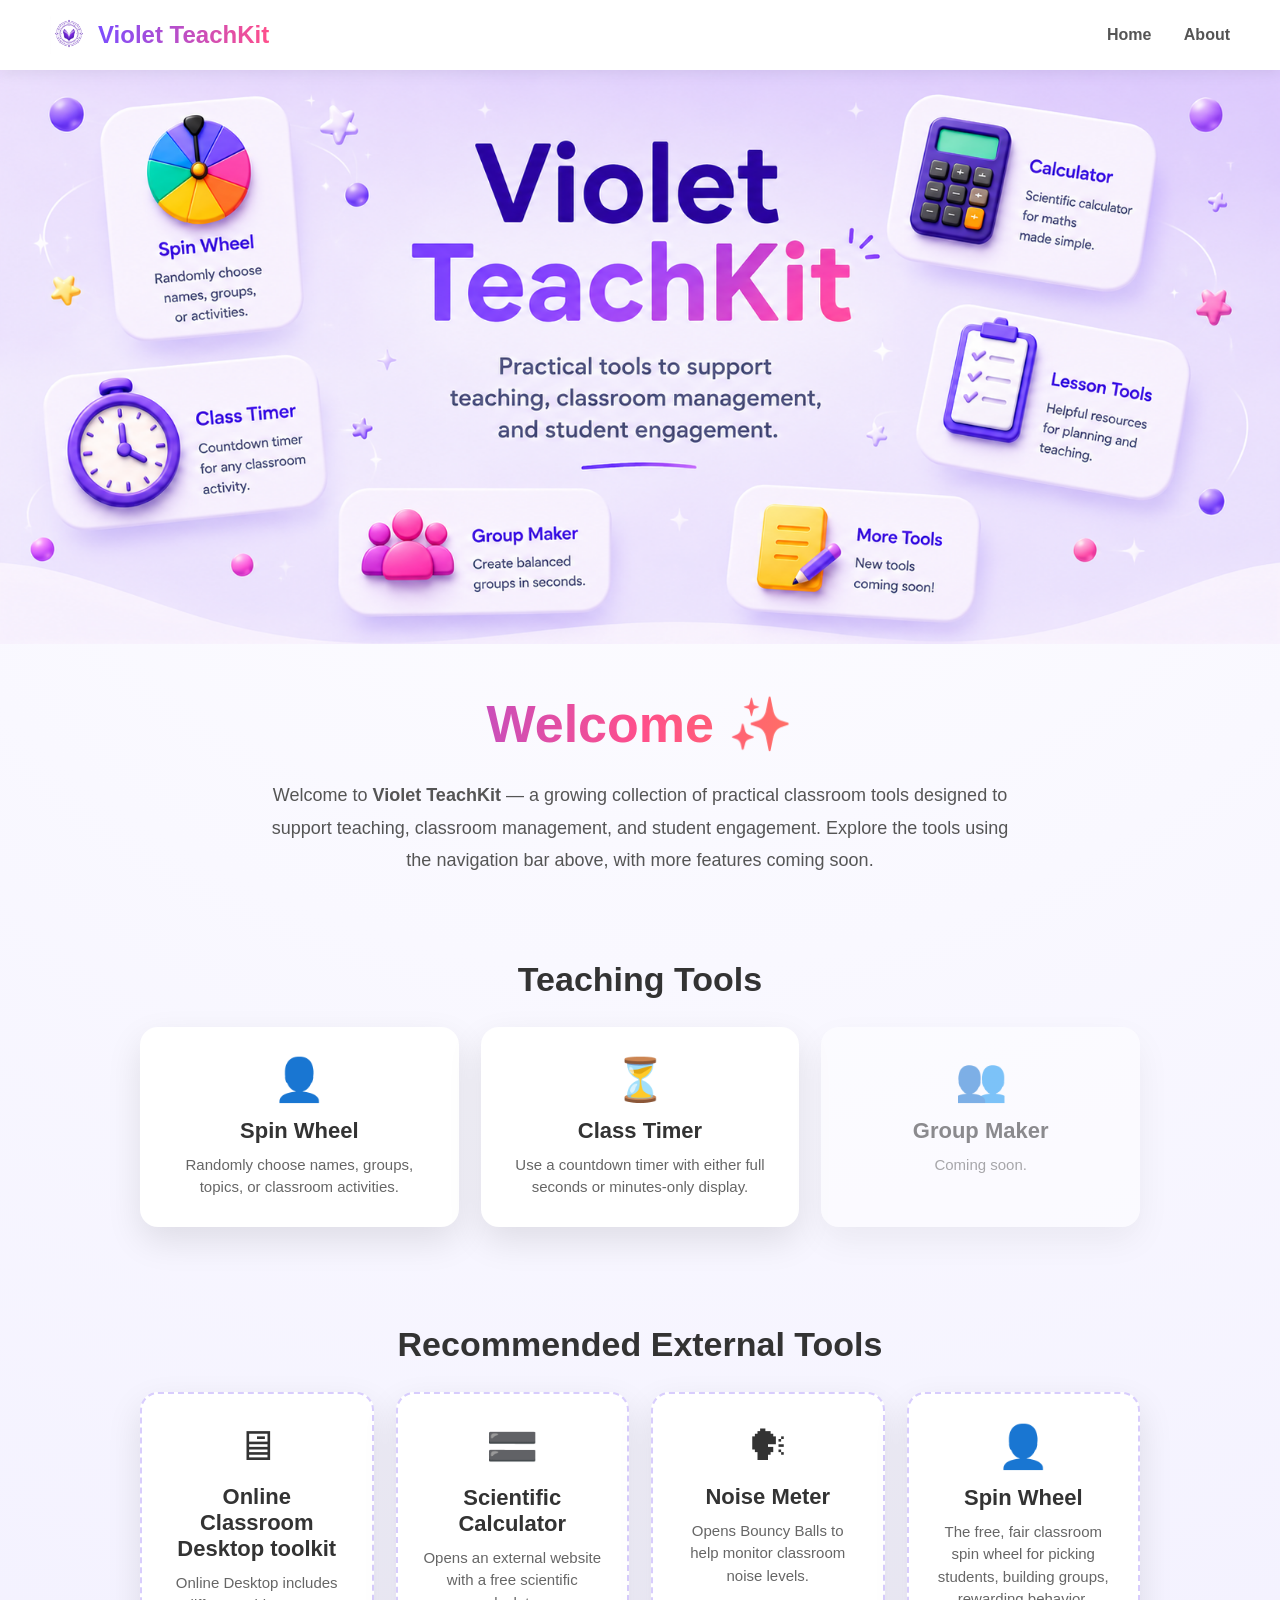
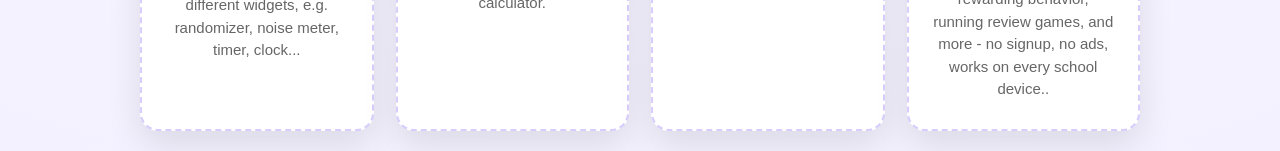
<file: index.html>
<!DOCTYPE html>
<html lang="en">
<head>
    <!-- Google tag (gtag.js) -->
    <script async src="https://www.googletagmanager.com/gtag/js?id=G-65PE61T65M"></script>
    <script>
    window.dataLayer = window.dataLayer || [];
    function gtag(){dataLayer.push(arguments);}
    gtag('js', new Date());

    gtag('config', 'G-65PE61T65M');
    </script>

    <meta charset="UTF-8">
    <meta name="viewport" content="width=device-width, initial-scale=1.0">
    <title>Violet TeachKit | Free Classroom Tools for Teachers</title>
    <meta name="description"
          content="Free classroom tools for teachers, including a spin wheel, 
          class timer, and more. Designed to support classroom management and student 
          engagement.">

    <meta name="keywords"
          content="teacher tools, classroom tools, spin wheel, classroom timer, 
          education, Violet TeachKit">
    <link rel="icon" type="image/png" href="/assets/images/favicon.png">
    <link rel="canonical" href="https://violet-teachkit.pages.dev/">
    <link rel="stylesheet" href="/css/style.css">
    <!-- <link rel="stylesheet" href="/assets/css/variables.css"> -->
    <link rel="stylesheet" href="/css/global.css">
    <link rel="stylesheet" href="/css/navbar.css">
    <link rel="stylesheet" href="/css/homepage.css">
    <link rel="stylesheet" href="/css/animations.css">
    <meta name="viewport" content="width=device-width, initial-scale=1.0">
</head>

<body>

<nav class="navbar">
    <div class="logo-group">
        <img src="/assets/images/favicon-transbackground.png" alt="Logo" class="logo-icon">
        <div class="logo">Violet TeachKit</div>
    </div>

    <div class="nav-links">
        <a href="/index.html">Home</a>
        <!-- <a href="/tools/wheel.html">Spin Wheel</a>
        <a href="/tools/timer.html">Class Timer</a> -->
        <a href="/about.html">About</a>
    </div>
</nav>

<main class="home-page">
    <img
        src="/assets/images/violet-teachkit-homepage-cover.png"
        alt="Violet TeachKit Cover"
        class="homepage-cover">

    <div class="hero">
        <h1>Welcome ✨</h1>
        <p>
            Welcome to <strong>Violet TeachKit</strong> — 
            a growing collection of practical classroom tools
            designed to support teaching, classroom management, and student engagement.
            Explore the tools using the navigation bar above, 
            with more features coming soon.
        </p>
    </div>

    <section class="tools-section">
        <h2>Teaching Tools</h2>

        <div class="tools-grid">
            <a href="/tools/wheel.html" class="tool-card">
                <div class="tool-icon">👤</div>
                <h3>Spin Wheel</h3>
                <p>Randomly choose names, groups, topics, or classroom activities.</p>
            </a>

            <a href="/tools/timer.html" class="tool-card">
                <div class="tool-icon">⏳</div>
                <h3>Class Timer</h3>
                <p>Use a countdown timer with either full seconds 
                    or minutes-only display.</p>
            </a>

            <div class="tool-card coming-soon">
                <div class="tool-icon">👥</div>
                <h3>Group Maker</h3>
                <p>Coming soon.</p>
            </div>
        </div>
    </section>

    <section class="tools-section">
        <h2>Recommended External Tools</h2>
        <div class="tools-grid">

            <a href="https://classroomscreen.com/"
            target="_blank"
            rel="noopener noreferrer"
            class="tool-card external-tool">
                <div class="tool-icon">🖥</div>
                <h3>Online Classroom Desktop toolkit</h3>
                <p>Online Desktop includes different widgets, 
                    e.g. randomizer, noise meter, timer, clock...</p>
            </a>

            <a href="https://scientificcalculator.dev/"
            target="_blank"
            rel="noopener noreferrer"
            class="tool-card external-tool">
                <div class="tool-icon">🟰</div>
                <h3>Scientific Calculator</h3>
                <p>Opens an external website with a free scientific calculator.</p>
            </a>

            <a href="https://bouncyballs.org/"
            target="_blank"
            rel="noopener noreferrer"
            class="tool-card external-tool">
                <div class="tool-icon">🗣</div>
                <h3>Noise Meter</h3>
                <p>Opens Bouncy Balls to help monitor classroom noise levels.</p>
            </a>

            <a href="https://spin-wheel.org/"
            target="_blank"
            rel="noopener noreferrer"
            class="tool-card external-tool">
                <div class="tool-icon">👤</div>
                <h3>Spin Wheel</h3>
                <p>The free, fair classroom spin wheel for picking students, building 
                    groups, rewarding behavior, running review games, and more 
                    - no signup, no ads, works on every school device..</p>
            </a>

        </div>
    </section>
</main>

</body>
</html>
</file>
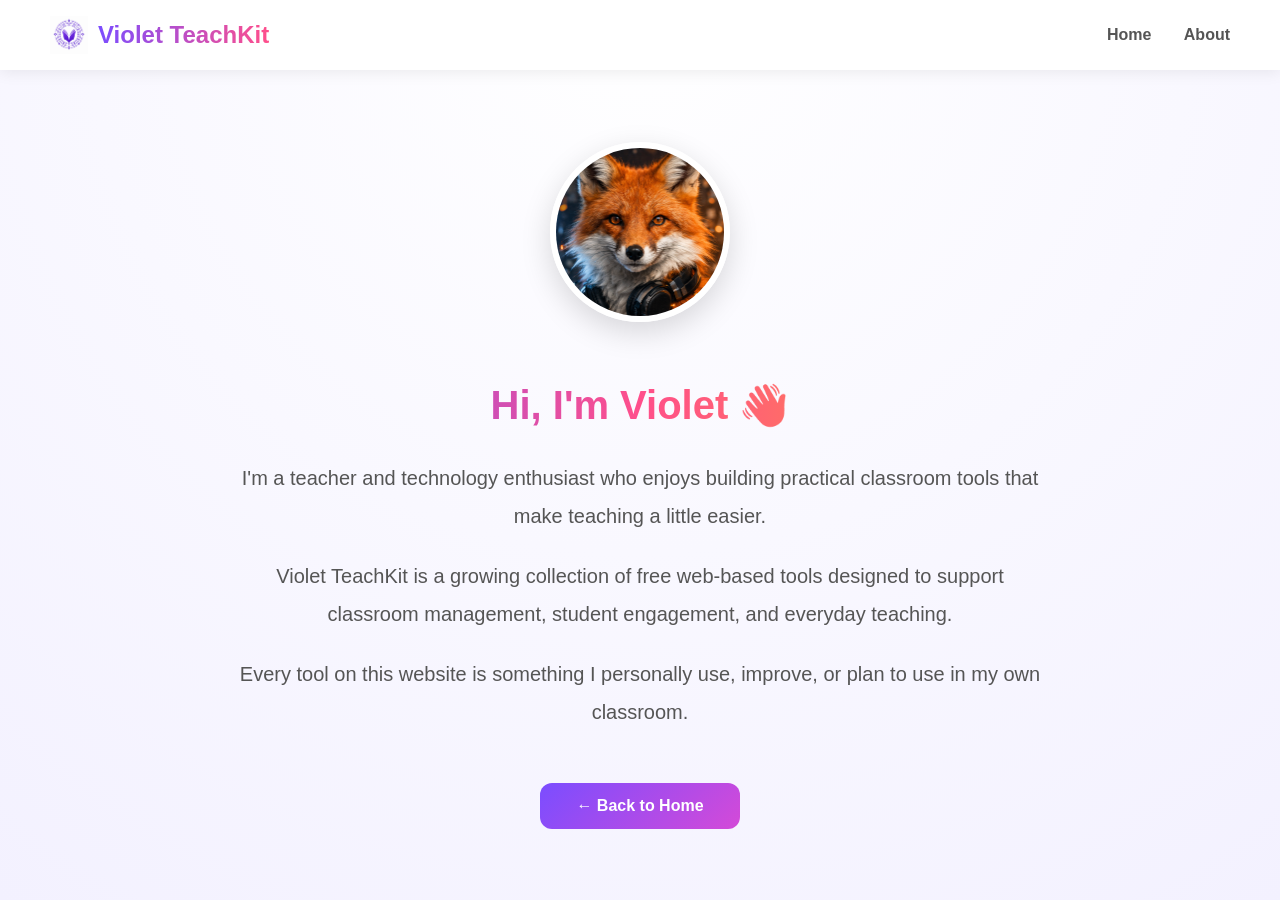
<file: about.html>
<!DOCTYPE html>
<html lang="en">
<head>

    <!-- Google tag (gtag.js) -->
    <script async src="https://www.googletagmanager.com/gtag/js?id=G-65PE61T65M"></script>
    <script>
    window.dataLayer = window.dataLayer || [];
    function gtag(){dataLayer.push(arguments);}
    gtag('js', new Date());
    gtag('config', 'G-65PE61T65M');
    </script>

    <meta charset="UTF-8">
    <meta name="viewport" content="width=device-width, initial-scale=1.0">
    <title>About | Violet TeachKit</title>
    <meta name="description"
          content="Learn more about Violet TeachKit and its creator.">
    <link rel="icon" type="image/png" href="/assets/images/favicon.png">
    <link rel="canonical" href="https://violet-teachkit.pages.dev/about.html">
    <!-- <link rel="stylesheet" href="/css/style.css"> -->
    <link rel="stylesheet" href="/css/global.css">
    <link rel="stylesheet" href="/css/navbar.css">
    <link rel="stylesheet" href="/css/homepage.css">
    <link rel="stylesheet" href="/css/about.css">

</head>

<body>

<nav class="navbar">
    <div class="logo-group">
        <img src="/assets/images/favicon.png" alt="Logo" class="logo-icon">
        <div class="logo">Violet TeachKit</div>
    </div>

    <div class="nav-links">
        <a href="/index.html">Home</a>
        <!-- <a href="/tools/wheel.html">Spin Wheel</a>
        <a href="/tools/timer.html">Class Timer</a> -->
        <a href="/about.html">About</a>
    </div>
</nav>

<main class="about-page">
    <img
        src="/assets/images/self-portrait.PNG"
        alt="Self Portrait"
        class="profile-image">

    <div class="about-content">
        <h1>Hi, I'm Violet 👋</h1>
        <p>
            I'm a teacher and technology enthusiast who enjoys building
            practical classroom tools that make teaching a little easier.
        </p>

        <p>
            Violet TeachKit is a growing collection of free web-based tools
            designed to support classroom management, student engagement,
            and everyday teaching.
        </p>

        <p>
            Every tool on this website is something I personally use,
            improve, or plan to use in my own classroom.
        </p>

        <a href="/index.html" class="about-btn">
            ← Back to Home
        </a>
    </div>

</main>

</body>
</html>
</file>
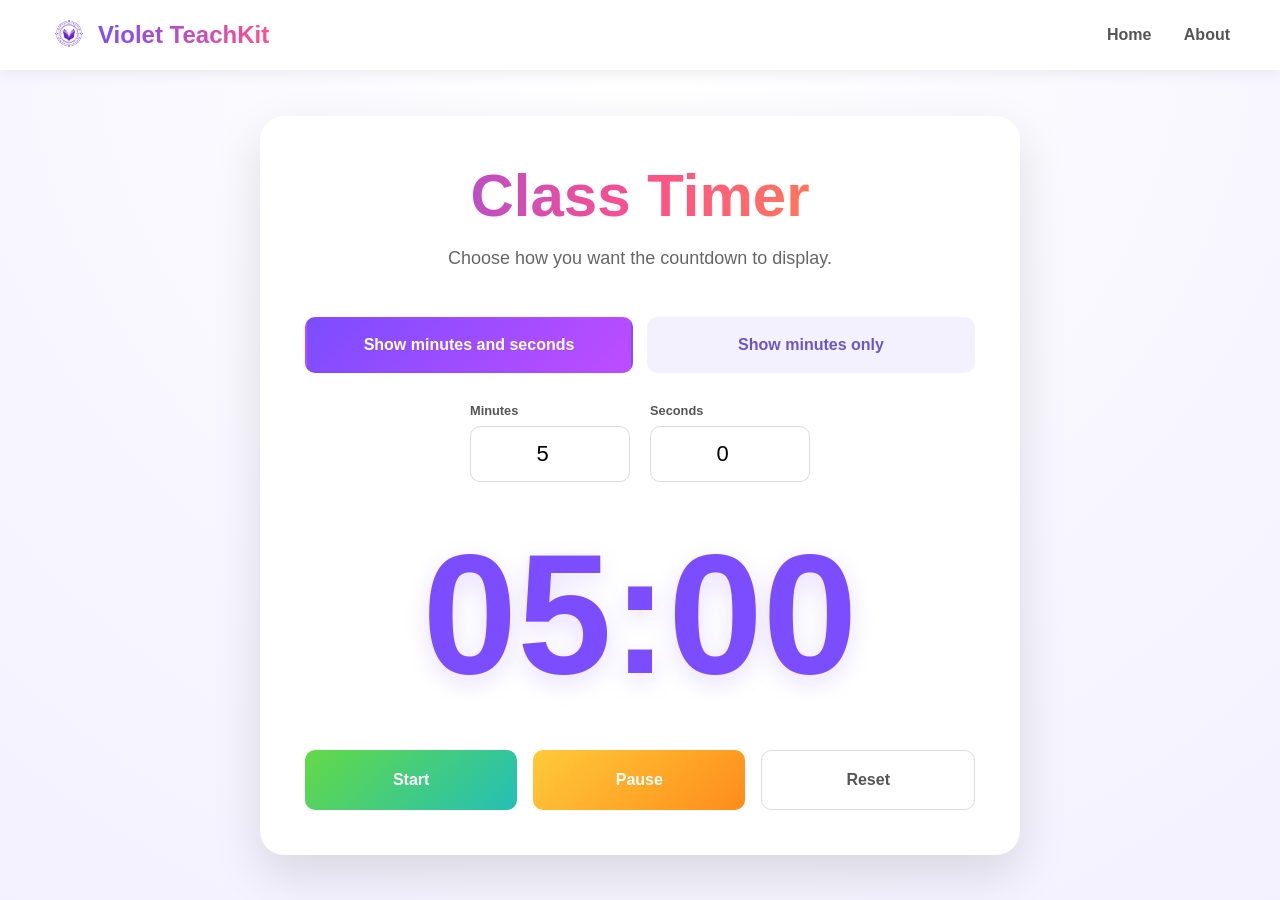
<file: timer.html>
<!DOCTYPE html>
<html lang="en">
<head>
    <!-- Google tag (gtag.js) -->
    <script async src="https://www.googletagmanager.com/gtag/js?id=G-65PE61T65M"></script>
    <script>
    window.dataLayer = window.dataLayer || [];
    function gtag(){dataLayer.push(arguments);}
    gtag('js', new Date());

    gtag('config', 'G-65PE61T65M');
    </script>

    <meta charset="UTF-8">
    <meta name="viewport" content="width=device-width, initial-scale=1.0">
    <title>Class Timer | Violet TeachKit</title>
    <meta name="description"
        content="A free classroom countdown timer with second and minute display modes.">
    <link rel="icon" type="image/png" href="/images/favicon.png">
    <link rel="canonical" href="https://violet-teachkit.pages.dev/timer.html">
    <link rel="stylesheet" href="/css/style.css">
</head>

<body>

<nav class="navbar">
    <div class="logo-group">
        <img src="images/favicon-transbackground.png" alt="Logo" class="logo-icon">
        <div class="logo">Violet TeachKit</div>
    </div>

    <div class="nav-links">
        <a href="index.html">Home</a>
        <!-- <a href="wheel.html">Spin Wheel</a>
        <a href="timer.html">Class Timer</a> -->
        <a href="about.html">About</a>
    </div>
</nav>

<main class="timer-page">

    <section class="timer-card">

        <h1>Class Timer</h1>

        <p class="timer-intro">
            Choose how you want the countdown to display.
        </p>

        <div class="timer-mode">
            <button id="secondsMode" class="mode-btn active">
                Show minutes and seconds
            </button>

            <button id="minutesMode" class="mode-btn">
                Show minutes only
            </button>
        </div>

        <div class="timer-inputs">
            <label>
                Minutes
                <input id="minutesInput" type="number" min="0" value="5">
            </label>

            <label id="secondsInputBox">
                Seconds
                <input id="secondsInput" type="number" min="0" max="59" value="0">
            </label>
        </div>

        <div id="timerDisplay" class="timer-display">
            05:00
        </div>

        <div class="timer-buttons">
            <button id="startTimer" class="timer-start">Start</button>
            <button id="pauseTimer" class="timer-pause">Pause</button>
            <button id="resetTimer" class="timer-reset">Reset</button>
        </div>

    </section>

</main>

<script src="/js/timer.js"></script>

</body>
</html>
</file>
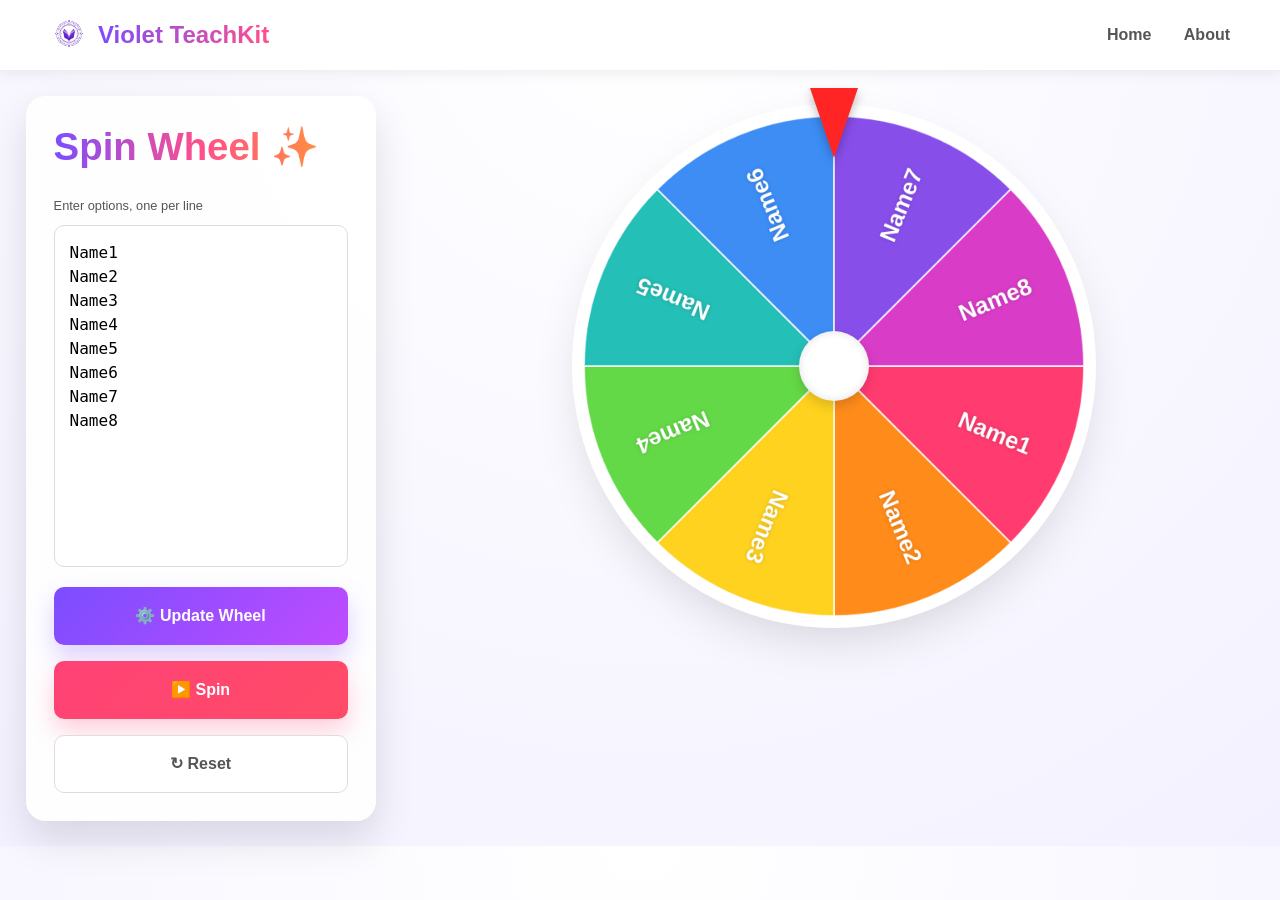
<file: wheel.html>
<!DOCTYPE html>
<html lang="en">
<head>
    <!-- Google tag (gtag.js) -->
    <script async src="https://www.googletagmanager.com/gtag/js?id=G-65PE61T65M"></script>
    <script>
    window.dataLayer = window.dataLayer || [];
    function gtag(){dataLayer.push(arguments);}
    gtag('js', new Date());

    gtag('config', 'G-65PE61T65M');
    </script>

    <meta charset="UTF-8">
    <meta name="viewport" content="width=device-width, initial-scale=1.0">
    <title>Spin Wheel | Violet TeachKit</title>
    <meta name="description"
      content="A free classroom spin wheel for randomly selecting students, groups, 
      or activities.">
    <link rel="icon" type="image/png" href="/images/favicon.png">
    <link rel="canonical" href="https://violet-teachkit.pages.dev/wheel.html">
    <link rel="stylesheet" href="/css/style.css">
</head>

<body>

<nav class="navbar">
    <div class="logo-group">
        <img src="images/favicon-transbackground.png" alt="Logo" class="logo-icon">
        <div class="logo">Violet TeachKit</div>
    </div>

    <div class="nav-links">
        <a href="index.html">Home</a>
        <!-- <a href="wheel.html">Spin Wheel</a>
        <a href="timer.html">Class Timer</a> -->
        <a href="about.html">About</a>
    </div>
</nav>

<div id="confettiContainer"></div>

<div class="container">

    <div class="left-panel">
        <h1>Spin Wheel ✨</h1>

        <label>Enter options, one per line</label>

        <textarea id="itemsInput" placeholder="One item per line...">
Name1
Name2
Name3
Name4
Name5
Name6
Name7
Name8</textarea>

        <button id="createWheel" class="create-btn">
            ⚙️ Update Wheel
        </button>

        <button id="spinBtn" class="spin-btn">
            ▶️ Spin
        </button>

        <button id="resetBtn" class="reset-btn">
            ↻ Reset
        </button>
    </div>

    <div class="right-panel">

        <div class="wheel-area">
            <canvas id="wheelCanvas" width="600" height="600"></canvas>
            <div id="pointer"></div>
            <div class="wheel-center"></div>
        </div>

        <div id="resultBox" class="result-box hidden">
            <div class="result-label">🎉 Result:</div>
            <div id="result" class="result-text"></div>

            <button id="spinAgainBtn" class="again-btn">
                ↻ Spin Again
            </button>
        </div>

    </div>

</div>

<script src="/js/script.js"></script>
</body>
</html>
</file>
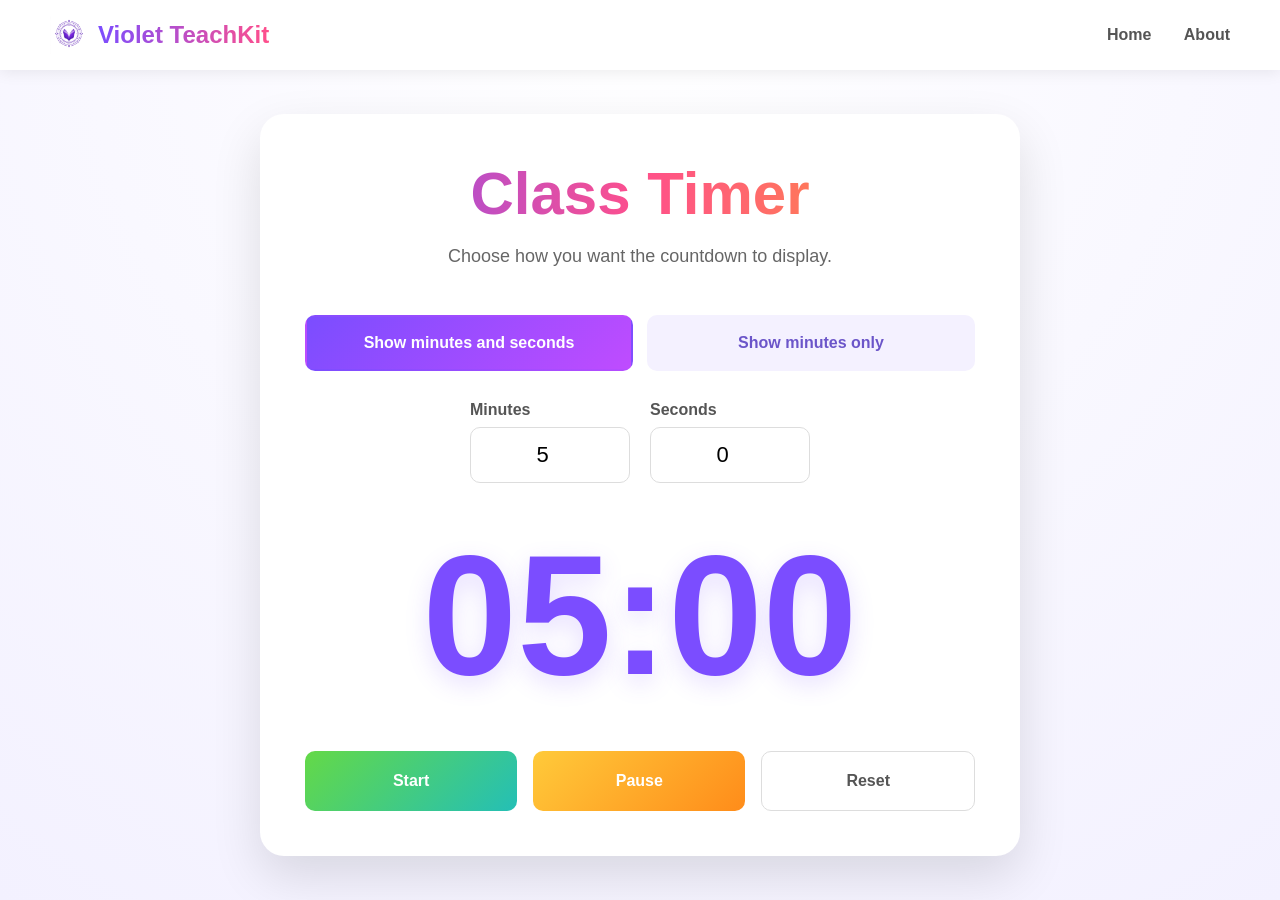
<file: tools/timer.html>
<!DOCTYPE html>
<html lang="en">
<head>
    <!-- Google tag (gtag.js) -->
    <script async src="https://www.googletagmanager.com/gtag/js?id=G-65PE61T65M"></script>
    <script>
    window.dataLayer = window.dataLayer || [];
    function gtag(){dataLayer.push(arguments);}
    gtag('js', new Date());

    gtag('config', 'G-65PE61T65M');
    </script>

    <meta charset="UTF-8">
    <meta name="viewport" content="width=device-width, initial-scale=1.0">
    <title>Class Timer | Violet TeachKit</title>
    <meta name="description"
        content="A free classroom countdown timer with second and minute display modes.">
    <link rel="icon" type="image/png" href="/assets/images/favicon.png">
    <link rel="canonical" href="https://violet-teachkit.pages.dev/timer.html">
    <!-- <link rel="stylesheet" href="/css/style.css"> -->
    <link rel="stylesheet" href="/css/global.css">
    <link rel="stylesheet" href="/css/navbar.css">
    <link rel="stylesheet" href="/css/timer.css">
    <meta name="viewport" content="width=device-width, initial-scale=1.0">
</head>

<body>

<nav class="navbar">
    <div class="logo-group">
        <img src="/assets/images/favicon-transbackground.png" alt="Logo" class="logo-icon">
        <div class="logo">Violet TeachKit</div>
    </div>

    <div class="nav-links">
        <a href="/index.html">Home</a>
        <!-- <a href="/tools/wheel.html">Spin Wheel</a>
        <a href="/tools/timer.html">Class Timer</a> -->
        <a href="/about.html">About</a>
    </div>
</nav>

<main class="timer-page">

    <section class="timer-card">

        <h1>Class Timer</h1>

        <p class="timer-intro">
            Choose how you want the countdown to display.
        </p>

        <div class="timer-mode">
            <button id="secondsMode" class="mode-btn active">
                Show minutes and seconds
            </button>

            <button id="minutesMode" class="mode-btn">
                Show minutes only
            </button>
        </div>

        <div class="timer-inputs">
            <label>
                Minutes
                <input id="minutesInput" type="number" min="0" value="5">
            </label>

            <label id="secondsInputBox">
                Seconds
                <input id="secondsInput" type="number" min="0" max="59" value="0">
            </label>
        </div>

        <div id="timerDisplay" class="timer-display">
            05:00
        </div>

        <div class="timer-buttons">
            <button id="startTimer" class="timer-start">Start</button>
            <button id="pauseTimer" class="timer-pause">Pause</button>
            <button id="resetTimer" class="timer-reset">Reset</button>
        </div>

    </section>

</main>

<script src="/js/timer.js"></script>

</body>
</html>
</file>
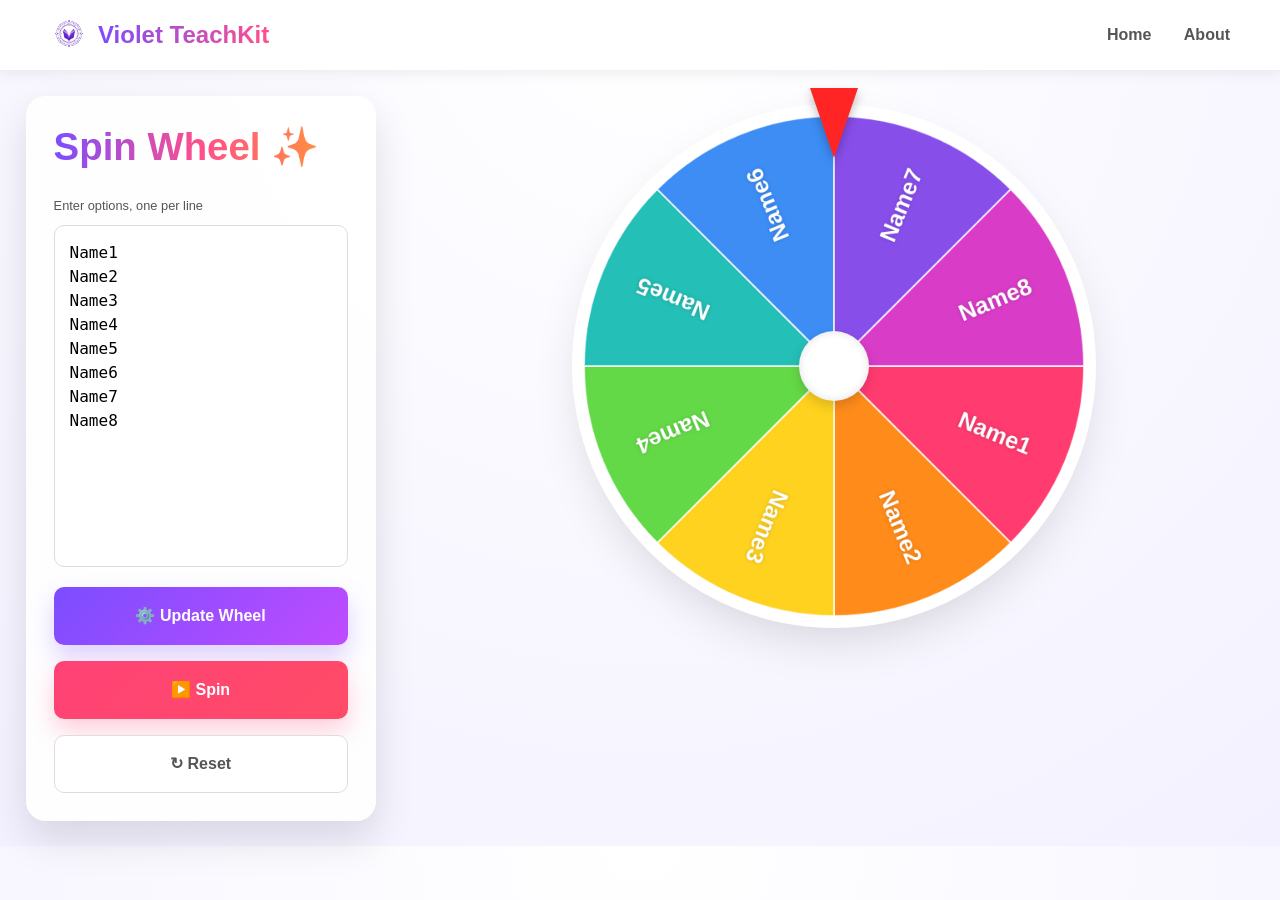
<file: tools/wheel.html>
<!DOCTYPE html>
<html lang="en">
<head>
    <!-- Google tag (gtag.js) -->
    <script async src="https://www.googletagmanager.com/gtag/js?id=G-65PE61T65M"></script>
    <script>
    window.dataLayer = window.dataLayer || [];
    function gtag(){dataLayer.push(arguments);}
    gtag('js', new Date());

    gtag('config', 'G-65PE61T65M');
    </script>

    <meta charset="UTF-8">
    <meta name="viewport" content="width=device-width, initial-scale=1.0">
    <title>Spin Wheel | Violet TeachKit</title>
    <meta name="description"
      content="A free classroom spin wheel for randomly selecting students, groups, 
      or activities.">
    <link rel="icon" type="image/png" href="/assets/images/favicon.png">
    <link rel="canonical" href="https://violet-teachkit.pages.dev/wheel.html">
    <link rel="stylesheet" href="/css/style.css">
    <!-- problem with wheel styles -->
    <!-- <link rel="stylesheet" href="/css/global.css">
    <link rel="stylesheet" href="/css/navbar.css">
    <link rel="stylesheet" href="/css/wheel.css">
    <link rel="stylesheet" href="/css/animations.css"> -->
    <meta name="viewport" content="width=device-width, initial-scale=1.0">
</head>

<body>

<nav class="navbar">
    <div class="logo-group">
        <img src="/assets/images/favicon-transbackground.png" alt="Logo" class="logo-icon">
        <div class="logo">Violet TeachKit</div>
    </div>

    <div class="nav-links">
        <a href="/index.html">Home</a>
        <!-- <a href="/tools/wheel.html">Spin Wheel</a>
        <a href="/tools/timer.html">Class Timer</a> -->
        <a href="/about.html">About</a>
    </div>
</nav>

<div id="confettiContainer"></div>

<div class="container">

    <div class="left-panel">
        <h1>Spin Wheel ✨</h1>

        <label>Enter options, one per line</label>

        <textarea id="itemsInput" placeholder="One item per line...">
Name1
Name2
Name3
Name4
Name5
Name6
Name7
Name8</textarea>

        <button id="createWheel" class="create-btn">
            ⚙️ Update Wheel
        </button>

        <button id="spinBtn" class="spin-btn">
            ▶️ Spin
        </button>

        <button id="resetBtn" class="reset-btn">
            ↻ Reset
        </button>
    </div>

    <div class="right-panel">

        <div class="wheel-area">
            <canvas id="wheelCanvas" width="600" height="600"></canvas>
            <div id="pointer"></div>
            <div class="wheel-center"></div>
        </div>

        <div id="resultBox" class="result-box hidden">
            <div class="result-label">🎉 Result:</div>
            <div id="result" class="result-text"></div>

            <button id="spinAgainBtn" class="again-btn">
                ↻ Spin Again
            </button>
        </div>

    </div>

</div>

<script src="/js/script.js"></script>
</body>
</html>
</file>
<file: css/style.css>
/* ==========================
   backups 
========================== */

/* ==========================
   Responsive Variables
========================== */

:root{
    --wheel-size:min(55vw,500px);
    --panel-width:min(350px,28vw);
    --title-size:clamp(32px,3vw,48px);
    --button-font:clamp(16px,1.1vw,20px);
    --result-size:clamp(10px,9vw,70px);
    --label-size:clamp(10px,1vw,15px);
}

/* ==========================
   Global
========================== */

*{
    box-sizing:border-box;
}

body{
    margin:0;
    font-family:Arial,Helvetica,sans-serif;
    background:radial-gradient(circle at top,#ffffff,#f3f1ff);
    overflow-x:hidden;
}

.container{
    display:flex;
    justify-content:center;
    align-items:flex-start;
    gap:3vw;
    padding:2vw;
}

.navbar{
    height:70px;
    padding:0 50px;
    display:flex;
    justify-content:space-between;
    align-items:center;
    background:white;
    box-shadow:0 2px 15px rgba(0,0,0,.08);
    position:sticky;
    top:0;
    z-index:1000;
}

.logo {
    font-size: 24px;
    font-weight: 800;
    background: linear-gradient(90deg, #7b4dff, #ff4f8b);
    -webkit-background-clip: text;
    color: transparent;
}

.logo-group{
    display:flex;
    align-items:center;
    gap:10px;
}

.logo-icon{
    width:38px;
    height:38px;
    object-fit:contain;
}

.nav-menu{
    display:flex;
    gap:35px;
    list-style:none;
    margin:0;
    padding:0;
}

.nav-menu a{
    text-decoration:none;
    font-size:17px;
    font-weight:600;
    color:#555;
    transition:.25s;
}

.nav-menu a:hover{
    color:#7b4dff;
}

.nav-links a {
    margin-left: 28px;
    text-decoration: none;
    color: #555;
    font-weight: 700;
}

.nav-links a:hover {
    color: #8d52ff;
}

/* ==========================
   Homepage
========================== */

.home-page {
    min-height: calc(100vh - 70px);
    display: flex;
    flex-direction: column;
    justify-content: center;
    align-items: center;
    text-align: center;
    background: radial-gradient(circle at top, #ffffff, #f3f1ff);
    padding:0 0px 20px;
}

.home-page h1 {
    font-size: 72px;
    margin-bottom: 20px;
}

.home-page p {
    font-size: 22px;
    color: #666;
}

.hero{
    max-width:800px;
    text-align:center;
    padding:0 20px;
}

.hero h1{
    margin-bottom:24px;
    font-size:clamp(48px,5vw,52px);
}

.hero p{
    font-size:clamp(18px,1.3vw,22px);
    line-height:1.8;
    color:#555;
    margin:0 auto;
}

.homepage-cover{
    width:100vw;
    max-width:100vw;
    height:auto;
    display:block;
    margin:0 0 50px;
}

/* ==========================
   Left Panel
========================== */

.left-panel{
    width:var(--panel-width);
    background:rgba(255,255,255,.92);
    border-radius:20px;
    padding:28px;
    box-shadow:0 18px 40px rgba(0,0,0,.12);
}

h1{
    margin-top:0;
    margin-bottom:28px;
    font-size:var(--title-size);
    background:linear-gradient(90deg,#7b4dff,#ff4f8b,#ff9d2d);
    -webkit-background-clip:text;
    color:transparent;
}

label{
    display:block;
    margin-bottom:12px;
    font-size:var(--label-size);
    color:#555;
}

textarea{
    width:100%;
    height:38vh;
    min-height:220px;
    max-height:420px;
    padding:15px;
    border-radius:10px;
    border:1px solid #ddd;
    resize:none;
    font-size:16px;
    line-height:1.5;
}

textarea:focus{
    outline:none;
    border-color:#8f5cff;
    box-shadow:0 0 0 4px rgba(143,92,255,.15);
}

/* ==========================
   Buttons
========================== */

button{
    width:100%;
    height:58px;
    margin-top:16px;
    border:none;
    border-radius:10px;
    cursor:pointer;
    font-size:var(--button-font);
    font-weight:700;
    transition:.25s;
}

button:hover{
    transform:translateY(-2px);
}

.create-btn{
    color:white;
    background:linear-gradient(135deg,#7b4dff,#bf4cff);
    box-shadow:0 12px 25px rgba(123,77,255,.25);
}

.spin-btn{
    color:white;
    background:linear-gradient(135deg,#ff4276,#ff4b67);
    box-shadow:0 12px 25px rgba(255,72,110,.25);
}

.reset-btn{
    background:white;
    border:1px solid #ddd;
    color:#555;
}

/* ==========================
   Right
========================== */

.right-panel{
    flex:1;
    display:flex;
    flex-direction:column;
    align-items:center;
}

.wheel-area{
    position:relative;
    width:calc(var(--wheel-size) + 40px);
    height:calc(var(--wheel-size) + 40px);
}

/* ==========================
   Wheel
========================== */

canvas{
    width:var(--wheel-size);
    height:var(--wheel-size);
    margin:20px;
    border-radius:50%;
    background:white;
    box-shadow:
        0 0 0 12px white,
        0 20px 50px rgba(0,0,0,.15);
    transition:transform 5s cubic-bezier(.15,.8,.18,1);
}

/* ==========================
   Pointer
========================== */

#pointer{
    position:absolute;
    left:50%;
    top:-8px;
    transform:translateX(-50%);
    width:0;
    height:0;
    border-left:24px solid transparent;
    border-right:24px solid transparent;
    border-top:70px solid #ff2525;
    filter:drop-shadow(0 5px 5px rgba(0,0,0,.25));
    z-index:20;
}

.wheel-center{
    position:absolute;
    left:50%;
    top:50%;
    transform:translate(-50%,-50%);
    width:70px;
    height:70px;
    border-radius:50%;
    background:white;
    box-shadow:
        inset 0 0 8px rgba(0,0,0,.12),
        0 5px 12px rgba(0,0,0,.15);
}

/* ==========================
   Result
========================== */

.result-box{
    margin-top:5px;
    text-align:center;
    animation:pop .8s;
}

.hidden{
    display:none;
}

.result-label{
    font-size:clamp(34px,3vw,52px);
    font-weight:900;
    color:#8657ff;
}

.result-text{
    font-size:var(--result-size);
    font-weight:900;
    color:#62db2d;
    line-height:1;
    text-shadow:
        0 6px white,
        0 0 25px rgba(255,255,255,.95),
        0 0 50px rgba(255,232,95,.9),
        0 12px 20px rgba(0,0,0,.15);
    animation:bounce .9s;
}

.again-btn{
    width:210px;
    margin:auto;
    margin-top:28px;
    color:white;
    background:linear-gradient(135deg,#8d52ff,#d44ad8);
}

/* ==========================
   Confetti
========================== */

#confettiContainer{
    position:fixed;
    inset:0;
    pointer-events:none;
    overflow:hidden;
    z-index:999;
}

.confetti{
    position:absolute;
    width:8px;
    height:18px;
    animation:fall linear forwards;
}

/* ==========================
Homepage - tool section
========================== */
.tools-section {
    width: 100%;
    max-width: 1000px;
    margin-top: 55px;
    text-align: center;
}

.tools-section h2 {
    font-size: 34px;
    margin-bottom: 28px;
    color: #333;
}

.tools-grid {
    display: grid;
    grid-template-columns: repeat(auto-fit, minmax(220px, 1fr));
    gap: 22px;
}

.tool-card {
    display: block;
    padding: 28px 24px;
    border-radius: 18px;
    background: white;
    text-decoration: none;
    color: #333;
    box-shadow: 0 14px 35px rgba(0,0,0,.1);
    transition: .25s;
}

.tool-card:hover {
    transform: translateY(-6px);
    box-shadow: 0 20px 45px rgba(123,77,255,.18);
}

.tool-icon {
    font-size: 42px;
    margin-bottom: 14px;
}

.tool-card h3 {
    margin: 0 0 10px;
    font-size: 22px;
}

.tool-card p {
    margin: 0;
    line-height: 1.5;
    color: #666;
    font-size: 15px;
}

.coming-soon {
    opacity: .55;
    cursor: not-allowed;
}

/* ==========================
   Timer
========================== */
.timer-page {
    min-height: calc(100vh - 70px);
    display: flex;
    justify-content: center;
    align-items: center;
    padding: 15px 20px;
}

.timer-card {
    width: min(760px, 92vw);
    padding: 45px;
    border-radius: 24px;
    background: white;
    text-align: center;
    box-shadow: 0 20px 50px rgba(0,0,0,.12);
}

.timer-card h1 {
    font-size: clamp(42px, 5vw, 60px);
    margin-bottom: 10px;
}

.timer-intro {
    color: #666;
    font-size: 18px;
    margin-bottom: 32px;
}

.timer-mode {
    display: grid;
    grid-template-columns: 1fr 1fr;
    gap: 14px;
    margin-bottom: 30px;
}

.mode-btn {
    height: 56px;
    background: #f4f1ff;
    color: #6b55c9;
    border: 2px solid transparent;
}

.mode-btn.active {
    background: linear-gradient(135deg, #7b4dff, #bf4cff);
    color: white;
}

.timer-inputs {
    display: flex;
    justify-content: center;
    gap: 20px;
    margin-bottom: 35px;
}

.timer-inputs label {
    width: 160px;
    text-align: left;
    font-weight: 700;
    color: #555;
}

.timer-inputs input {
    width: 100%;
    margin-top: 8px;
    padding: 14px;
    border-radius: 10px;
    border: 1px solid #ddd;
    font-size: 22px;
    text-align: center;
}

.timer-display {
    font-size: clamp(80px, 14vw, 170px);
    font-weight: 900;
    color: #7b4dff;
    line-height: 1;
    margin: 35px 0;
    text-shadow: 0 8px 25px rgba(123,77,255,.18);
}

.time-up {
    color: #ff3b70;
    animation: timerPulse .7s infinite alternate;
}

.timer-buttons {
    display: flex;
    gap: 16px;
}

.timer-buttons button {
    height: 60px;
}

.timer-start {
    background: linear-gradient(135deg, #64d947, #24bfb6);
    color: white;
}

.timer-start.running {
    background: linear-gradient(135deg, #ff3b70, #ff8c1a);
    color: white;
    box-shadow: 0 0 0 5px rgba(255, 59, 112, 0.16),
                0 12px 30px rgba(255, 59, 112, 0.35);
    animation: runningPulse 1s infinite alternate;
}

@keyframes runningPulse {
    from {
        transform: scale(1);
    }
    to {
        transform: scale(1.04);
    }
}

.timer-pause {
    background: linear-gradient(135deg, #ffca3a, #ff8c1a);
    color: white;
}

.timer-reset {
    background: white;
    border: 1px solid #ddd;
    color: #555;
}

@keyframes timerPulse {
    from {
        transform: scale(1);
    }

    to {
        transform: scale(1.06);
    }
}

@media (max-width: 700px) {
    .timer-mode,
    .timer-buttons {
        grid-template-columns: 1fr;
        display: grid;
    }

    .timer-inputs {
        flex-direction: column;
        align-items: center;
    }
}

input:disabled,
button:disabled {
    opacity: 0.55;
    cursor: not-allowed;
}

.timer-start.running {
    opacity: 1;
    cursor: default;
}

/* ==========================
external-tool section
========================== */
.external-tool{
    border:2px dashed #d8cdfd;
}

.external-tool:hover{
    border-color:#8d52ff;
}

.tools-section + .tools-section{
    margin-top:70px;
}


/* ==========================
img
========================== */
.profile-image{
    width:180px;
    height:180px;
    object-fit:cover;
    border-radius:50%;
    border:6px solid white;
    box-shadow:0 10px 30px rgba(0,0,0,.15);
    margin-bottom:30px;
}

/* ==========================
   Animations
========================== */

@keyframes pop{
    from{
        opacity:0;
        transform:scale(.4);
    }

    to{
        opacity:1;
        transform:scale(1);
    }
}

@keyframes bounce{
    0%{
        transform:scale(.3);
    }

    65%{
        transform:scale(1.12);
    }

    100%{
        transform:scale(1);
    }

}

@keyframes fall{
    from{
        transform:translateY(-50px) rotate(0);
    }

    to{
        transform:translateY(110vh) rotate(720deg);
    }
}

/* ==========================
   About Page
========================== */

.about-page{
    min-height:calc(100vh - 70px);
    display:flex;
    flex-direction:column;
    justify-content:center;
    align-items:center;
    text-align:center;
    padding:60px 20px;
}

.about-content{
    max-width:820px;
}

.about-content h1{
    margin-top:30px;
    margin-bottom:30px;
}

.about-content p{
    font-size:20px;
    line-height:1.9;
    color:#555;
    margin-bottom:22px;
}

.about-btn{
    display:inline-block;
    margin-top:30px;
    padding:14px 36px;
    border-radius:12px;
    background:linear-gradient(135deg,#7b4dff,#d44ad8);
    color:white;
    text-decoration:none;
    font-weight:700;
    transition:.25s;
}

.about-btn:hover{
    transform:translateY(-3px);
    box-shadow:0 10px 25px rgba(123,77,255,.22);
}

/* ==========================
   Mobile
========================== */

@media(max-width:900px){
    .container{
        flex-direction:column;
        align-items:center;
    }

    :root{
        --wheel-size:min(90vw,520px);
        --panel-width:90vw;
    }
}
</file>
<file: css/global.css>
/* ==========================
   Global
========================== */

*{
    box-sizing:border-box;
}

body{
    margin:0;
    font-family:Arial,Helvetica,sans-serif;
    background:radial-gradient(circle at top,#ffffff,#f3f1ff);
    overflow-x:hidden;
}

.container{
    display:flex;
    justify-content:center;
    align-items:flex-start;
    gap:3vw;
    padding:2vw;
}

h1{
    margin-top:0;
    margin-bottom:28px;
    font-size:var(--title-size);
    background:linear-gradient(90deg,#7b4dff,#ff4f8b,#ff9d2d);
    -webkit-background-clip:text;
    color:transparent;
}

label{
    display:block;
    margin-bottom:12px;
    font-size:var(--label-size);
    color:#555;
}

textarea{
    width:100%;
    height:38vh;
    min-height:220px;
    max-height:420px;
    padding:15px;
    border-radius:10px;
    border:1px solid #ddd;
    resize:none;
    font-size:16px;
    line-height:1.5;
}

textarea:focus{
    outline:none;
    border-color:#8f5cff;
    box-shadow:0 0 0 4px rgba(143,92,255,.15);
}

/* ==========================
   Buttons
========================== */

button{
    width:100%;
    height:58px;
    margin-top:16px;
    border:none;
    border-radius:10px;
    cursor:pointer;
    font-size:var(--button-font);
    font-weight:700;
    transition:.25s;
}

button:hover{
    transform:translateY(-2px);
}

input:disabled,
button:disabled {
    opacity: 0.55;
    cursor: not-allowed;
}

/* ==========================
img
========================== */
.profile-image{
    width:180px;
    height:180px;
    object-fit:cover;
    border-radius:50%;
    border:6px solid white;
    box-shadow:0 10px 30px rgba(0,0,0,.15);
    margin-bottom:30px;
}

/* ==========================
   Mobile
========================== */

@media(max-width:900px){
    .container{
        flex-direction:column;
        align-items:center;
    }

    :root{
        --wheel-size:min(90vw,520px);
        --panel-width:90vw;
    }
}

/* ==========================
   Responsive Design
========================== */

@media (max-width: 900px) {
    .navbar {
        padding: 0 24px;
    }

    .container {
        flex-direction: column;
        align-items: center;
    }

    :root {
        --wheel-size: min(90vw, 520px);
        --panel-width: 90vw;
    }

    .tools-grid {
        grid-template-columns: repeat(2, 1fr);
        padding: 0 20px;
    }
}

@media (max-width: 600px) {
    .navbar {
        height: auto;
        padding: 16px 20px;
        flex-direction: column;
        gap: 14px;
    }

    .logo {
        font-size: 22px;
    }

    .logo-icon {
        width: 32px;
        height: 32px;
    }

    .nav-links a {
        margin-left: 12px;
        margin-right: 12px;
        font-size: 14px;
    }

    .homepage-cover {
        width: 100vw;
        margin-bottom: 32px;
    }

    .hero h1 {
        font-size: 38px;
    }

    .hero p {
        font-size: 17px;
        line-height: 1.7;
    }

    .tools-grid {
        grid-template-columns: 1fr;
        padding: 0 20px;
    }

    .left-panel {
        width: 92vw;
        padding: 22px;
    }

    .wheel-area {
        width: calc(var(--wheel-size) + 20px);
        height: calc(var(--wheel-size) + 20px);
    }

    canvas {
        margin: 10px;
    }

    #pointer {
        border-left: 18px solid transparent;
        border-right: 18px solid transparent;
        border-top: 52px solid #ff2525;
    }

    .timer-card {
        padding: 28px 20px;
    }

    .timer-display {
        font-size: clamp(64px, 22vw, 120px);
    }

    .about-content p {
        font-size: 17px;
    }
}
</file>
<file: css/navbar.css>
.navbar{
    height:70px;
    padding:0 50px;
    display:flex;
    justify-content:space-between;
    align-items:center;
    background:white;
    box-shadow:0 2px 15px rgba(0,0,0,.08);
    position:sticky;
    top:0;
    z-index:1000;
}

.logo {
    font-size: 24px;
    font-weight: 800;
    background: linear-gradient(90deg, #7b4dff, #ff4f8b);
    -webkit-background-clip: text;
    color: transparent;
}

.logo-group{
    display:flex;
    align-items:center;
    gap:10px;
}

.logo-icon{
    width:38px;
    height:38px;
    object-fit:contain;
}

.nav-menu{
    display:flex;
    gap:35px;
    list-style:none;
    margin:0;
    padding:0;
}

.nav-menu a{
    text-decoration:none;
    font-size:17px;
    font-weight:600;
    color:#555;
    transition:.25s;
}

.nav-menu a:hover{
    color:#7b4dff;
}

.nav-links a {
    margin-left: 28px;
    text-decoration: none;
    color: #555;
    font-weight: 700;
}

.nav-links a:hover {
    color: #8d52ff;
}

/* ==========================
   Navbar Responsive
========================== */

@media (max-width: 768px) {
    .navbar {
        height: auto;
        padding: 16px 24px;
        flex-direction: column;
        gap: 14px;
    }

    .logo-group {
        justify-content: center;
    }

    .logo {
        font-size: 22px;
    }

    .logo-icon {
        width: 34px;
        height: 34px;
    }

    .nav-links {
        display: flex;
        flex-wrap: wrap;
        justify-content: center;
        gap: 14px;
    }

    .nav-links a {
        margin-left: 0;
        font-size: 15px;
    }
}

@media (max-width: 420px) {
    .navbar {
        padding: 14px 16px;
    }

    .logo {
        font-size: 20px;
    }

    .logo-icon {
        width: 30px;
        height: 30px;
    }

    .nav-links {
        gap: 10px;
    }

    .nav-links a {
        font-size: 14px;
    }
}
</file>
<file: css/homepage.css>
/* ==========================
   Homepage
========================== */

.home-page {
    min-height: calc(100vh - 70px);
    display: flex;
    flex-direction: column;
    justify-content: center;
    align-items: center;
    text-align: center;
    background: radial-gradient(circle at top, #ffffff, #f3f1ff);
    padding:0 0px 20px;
}

.home-page h1 {
    font-size: 72px;
    margin-bottom: 20px;
}

.home-page p {
    font-size: 22px;
    color: #666;
}

.hero{
    max-width:800px;
    text-align:center;
    padding:0 20px;
}

.hero h1{
    margin-bottom:24px;
    font-size:clamp(48px,5vw,52px);
}

.hero p{
    font-size:clamp(18px,1.3vw,22px);
    line-height:1.8;
    color:#555;
    margin:0 auto;
}

.homepage-cover{
    width:100vw;
    max-width:100vw;
    height:auto;
    display:block;
    margin:0 0 50px;
}

/* ==========================
Homepage - tool section
========================== */
.tools-section {
    width: 100%;
    max-width: 1000px;
    margin-top: 55px;
    text-align: center;
}

.tools-section h2 {
    font-size: 34px;
    margin-bottom: 28px;
    color: #333;
}

.tools-grid {
    display: grid;
    grid-template-columns: repeat(auto-fit, minmax(220px, 1fr));
    gap: 22px;
}

.tool-card {
    display: block;
    padding: 28px 24px;
    border-radius: 18px;
    background: white;
    text-decoration: none;
    color: #333;
    box-shadow: 0 14px 35px rgba(0,0,0,.1);
    transition: .25s;
}

.tool-card:hover {
    transform: translateY(-6px);
    box-shadow: 0 20px 45px rgba(123,77,255,.18);
}

.tool-icon {
    font-size: 42px;
    margin-bottom: 14px;
}

.tool-card h3 {
    margin: 0 0 10px;
    font-size: 22px;
}

.tool-card p {
    margin: 0;
    line-height: 1.5;
    color: #666;
    font-size: 15px;
}

.coming-soon {
    opacity: .55;
    cursor: not-allowed;
}

/* ==========================
external-tool section
========================== */
.external-tool{
    border:2px dashed #d8cdfd;
}

.external-tool:hover{
    border-color:#8d52ff;
}

.tools-section + .tools-section{
    margin-top:70px;
}
</file>
<file: css/animations.css>
/* ==========================
   Animations
========================== */

@keyframes pop{
    from{
        opacity:0;
        transform:scale(.4);
    }

    to{
        opacity:1;
        transform:scale(1);
    }
}

@keyframes bounce{
    0%{
        transform:scale(.3);
    }

    65%{
        transform:scale(1.12);
    }

    100%{
        transform:scale(1);
    }

}

@keyframes fall{
    from{
        transform:translateY(-50px) rotate(0);
    }

    to{
        transform:translateY(110vh) rotate(720deg);
    }
}
</file>
<file: css/about.css>
/* ==========================
   About Page
========================== */

.about-page{
    min-height:calc(100vh - 70px);
    display:flex;
    flex-direction:column;
    justify-content:center;
    align-items:center;
    text-align:center;
    padding:60px 20px;
}

.about-content{
    max-width:820px;
}

.about-content h1{
    margin-top:30px;
    font-size:40px;
    margin-bottom:30px;
}

.about-content p{
    font-size:20px;
    line-height:1.9;
    color:#555;
    margin-bottom:22px;
}

.about-btn{
    display:inline-block;
    margin-top:30px;
    padding:14px 36px;
    border-radius:12px;
    background:linear-gradient(135deg,#7b4dff,#d44ad8);
    color:white;
    text-decoration:none;
    font-weight:700;
    transition:.25s;
}

.about-btn:hover{
    transform:translateY(-3px);
    box-shadow:0 10px 25px rgba(123,77,255,.22);
}
</file>
<file: css/timer.css>
/* ==========================
   Timer
========================== */
.timer-page {
    min-height: calc(100vh - 70px);
    display: flex;
    justify-content: center;
    align-items: center;
    padding: 15px 20px;
}

.timer-card {
    width: min(760px, 92vw);
    padding: 45px;
    border-radius: 24px;
    background: white;
    text-align: center;
    box-shadow: 0 20px 50px rgba(0,0,0,.12);
}

.timer-card h1 {
    font-size: clamp(42px, 5vw, 60px);
    margin-bottom: 10px;
}

.timer-intro {
    color: #666;
    font-size: 18px;
    margin-bottom: 32px;
}

.timer-mode {
    display: grid;
    grid-template-columns: 1fr 1fr;
    gap: 14px;
    margin-bottom: 30px;
}

.mode-btn {
    height: 56px;
    background: #f4f1ff;
    color: #6b55c9;
    border: 2px solid transparent;
}

.mode-btn.active {
    background: linear-gradient(135deg, #7b4dff, #bf4cff);
    color: white;
}

.timer-inputs {
    display: flex;
    justify-content: center;
    gap: 20px;
    margin-bottom: 35px;
}

.timer-inputs label {
    width: 160px;
    text-align: left;
    font-weight: 700;
    color: #555;
}

.timer-inputs input {
    width: 100%;
    margin-top: 8px;
    padding: 14px;
    border-radius: 10px;
    border: 1px solid #ddd;
    font-size: 22px;
    text-align: center;
}

.timer-display {
    font-size: clamp(80px, 14vw, 170px);
    font-weight: 900;
    color: #7b4dff;
    line-height: 1;
    margin: 35px 0;
    text-shadow: 0 8px 25px rgba(123,77,255,.18);
}

.time-up {
    color: #ff3b70;
    animation: timerPulse .7s infinite alternate;
}

.timer-buttons {
    display: flex;
    gap: 16px;
}

.timer-buttons button {
    height: 60px;
}

.timer-start {
    background: linear-gradient(135deg, #64d947, #24bfb6);
    color: white;
}

.timer-start.running {
    background: linear-gradient(135deg, #ff3b70, #ff8c1a);
    color: white;
    box-shadow: 0 0 0 5px rgba(255, 59, 112, 0.16),
                0 12px 30px rgba(255, 59, 112, 0.35);
    animation: runningPulse 1s infinite alternate;
}

.timer-pause {
    background: linear-gradient(135deg, #ffca3a, #ff8c1a);
    color: white;
}

.timer-reset {
    background: white;
    border: 1px solid #ddd;
    color: #555;
}

.timer-start.running {
    opacity: 1;
    cursor: default;
}

@media (max-width: 700px) {
    .timer-mode,
    .timer-buttons {
        grid-template-columns: 1fr;
        display: grid;
    }

    .timer-inputs {
        flex-direction: column;
        align-items: center;
    }
}
</file>
<file: css/wheel.css>
/* ==========================
   Left Panel
========================== */

.left-panel{
    width:var(--panel-width);
    background:rgba(255,255,255,.92);
    border-radius:20px;
    padding:28px;
    box-shadow:0 18px 40px rgba(0,0,0,.12);
}

.h1{
    margin-top:0;
    margin-bottom:28px;
    font-size:var(--title-size);
    background:linear-gradient(90deg,#7b4dff,#ff4f8b,#ff9d2d);
    -webkit-background-clip:text;
    color:transparent;
}

label{
    display:block;
    margin-bottom:12px;
    font-size:var(--label-size);
    color:#555;
}

textarea{
    width:100%;
    height:38vh;
    min-height:220px;
    max-height:420px;
    padding:15px;
    border-radius:10px;
    border:1px solid #ddd;
    resize:none;
    font-size:16px;
    line-height:1.5;
}

textarea:focus{
    outline:none;
    border-color:#8f5cff;
    box-shadow:0 0 0 4px rgba(143,92,255,.15);
}

/* ==========================
   Buttons
========================== */

button{
    width:100%;
    height:58px;
    margin-top:16px;
    border:none;
    border-radius:10px;
    cursor:pointer;
    font-size:var(--button-font);
    font-weight:700;
    transition:.25s;
}

button:hover{
    transform:translateY(-2px);
}

.create-btn{
    color:white;
    background:linear-gradient(135deg,#7b4dff,#bf4cff);
    box-shadow:0 12px 25px rgba(123,77,255,.25);
}

.spin-btn{
    color:white;
    background:linear-gradient(135deg,#ff4276,#ff4b67);
    box-shadow:0 12px 25px rgba(255,72,110,.25);
}

.reset-btn{
    background:white;
    border:1px solid #ddd;
    color:#555;
}

/* ==========================
   Right
========================== */

.right-panel{
    flex:1;
    display:flex;
    flex-direction:column;
    align-items:center;
}

.wheel-area{
    position:relative;
    width:calc(var(--wheel-size) + 40px);
    height:calc(var(--wheel-size) + 40px);
}

/* ==========================
   Wheel
========================== */

canvas{
    width:var(--wheel-size);
    height:var(--wheel-size);
    margin:20px;
    border-radius:50%;
    background:white;
    box-shadow:
        0 0 0 12px white,
        0 20px 50px rgba(0,0,0,.15);
    transition:transform 5s cubic-bezier(.15,.8,.18,1);
}

/* ==========================
   Pointer
========================== */

#pointer{
    position:absolute;
    left:50%;
    top:-8px;
    transform:translateX(-50%);
    width:0;
    height:0;
    border-left:24px solid transparent;
    border-right:24px solid transparent;
    border-top:70px solid #ff2525;
    filter:drop-shadow(0 5px 5px rgba(0,0,0,.25));
    z-index:20;
}

.wheel-center{
    position:absolute;
    left:50%;
    top:50%;
    transform:translate(-50%,-50%);
    width:70px;
    height:70px;
    border-radius:50%;
    background:white;
    box-shadow:
        inset 0 0 8px rgba(0,0,0,.12),
        0 5px 12px rgba(0,0,0,.15);
}

/* ==========================
   Result
========================== */

.result-box{
    margin-top:5px;
    text-align:center;
    animation:pop .8s;
}

.hidden{
    display:none;
}

.result-label{
    font-size:clamp(34px,3vw,52px);
    font-weight:900;
    color:#8657ff;
}

.result-text{
    font-size:var(--result-size);
    font-weight:900;
    color:#62db2d;
    line-height:1;
    text-shadow:
        0 6px white,
        0 0 25px rgba(255,255,255,.95),
        0 0 50px rgba(255,232,95,.9),
        0 12px 20px rgba(0,0,0,.15);
    animation:bounce .9s;
}

.again-btn{
    width:210px;
    margin:auto;
    margin-top:28px;
    color:white;
    background:linear-gradient(135deg,#8d52ff,#d44ad8);
}

/* ==========================
   Confetti
========================== */

#confettiContainer{
    position:fixed;
    inset:0;
    pointer-events:none;
    overflow:hidden;
    z-index:999;
}

.confetti{
    position:absolute;
    width:8px;
    height:18px;
    animation:fall linear forwards;
}
</file>
